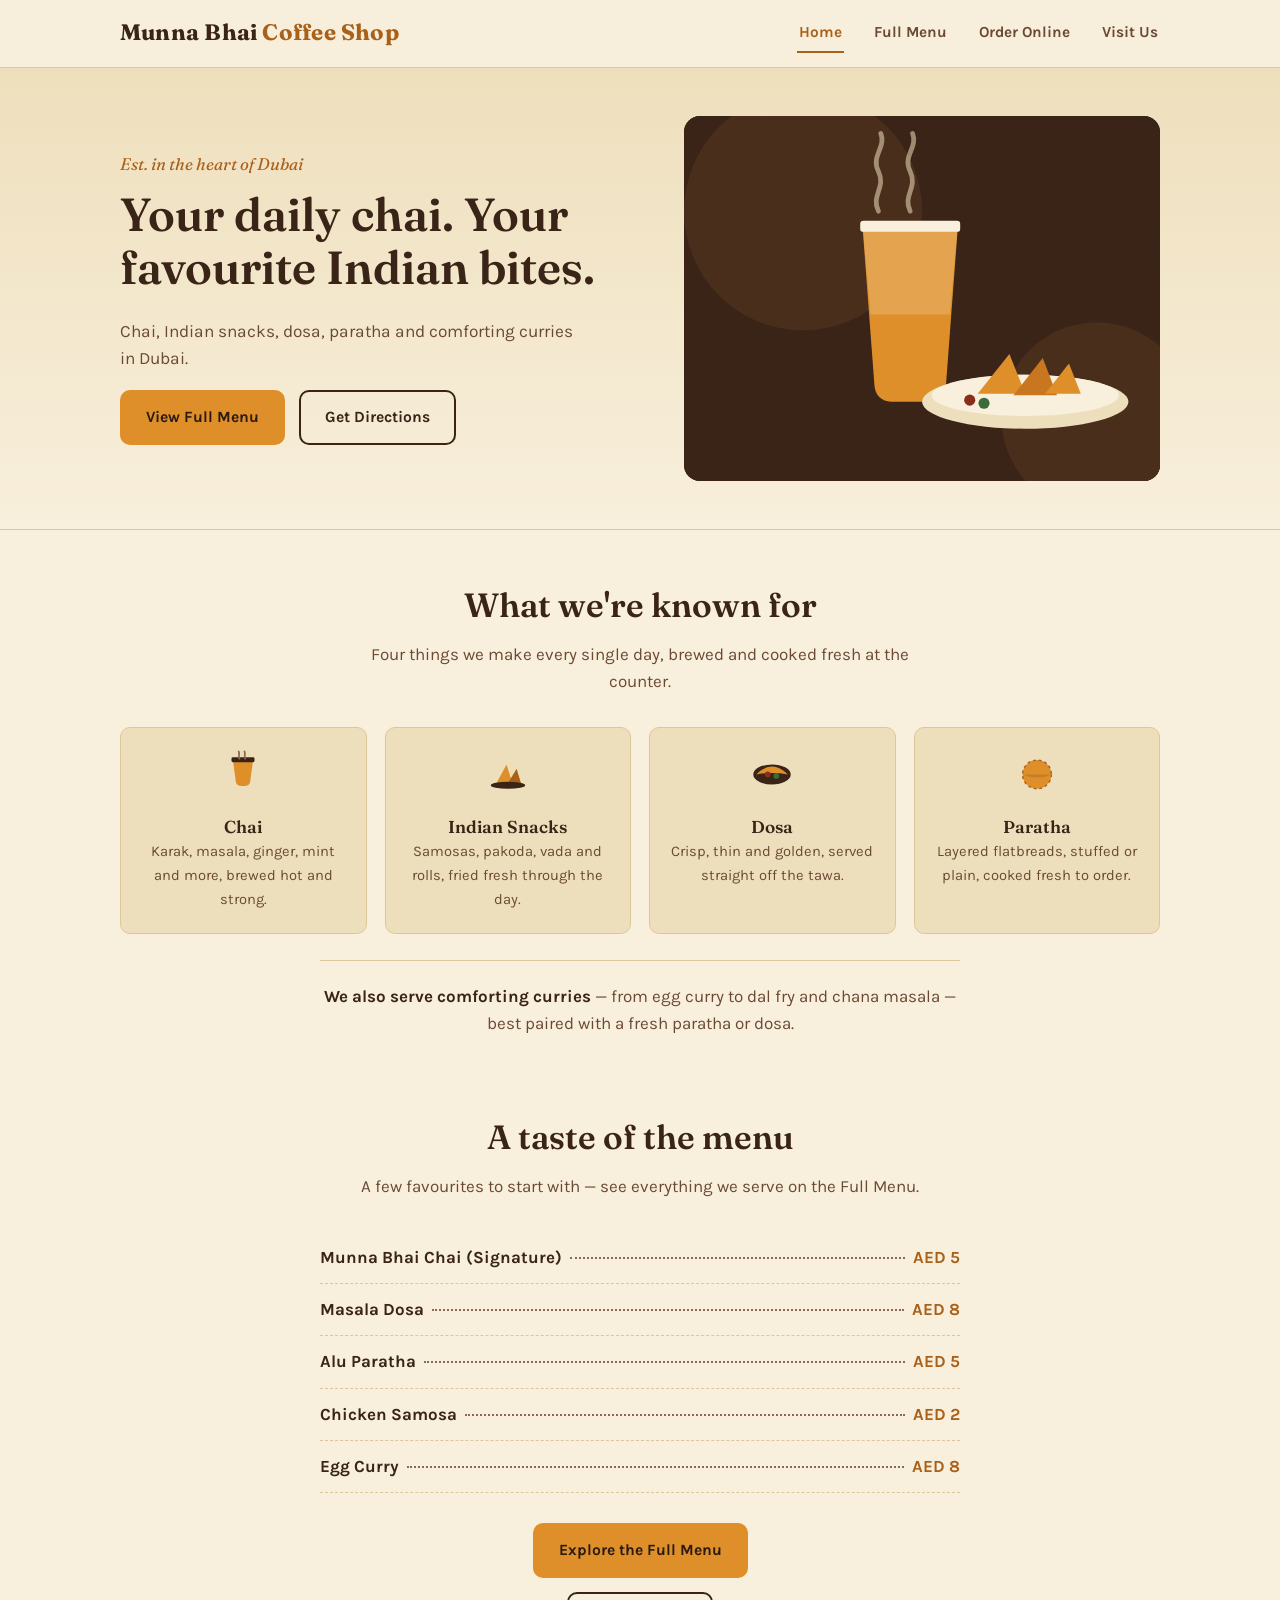
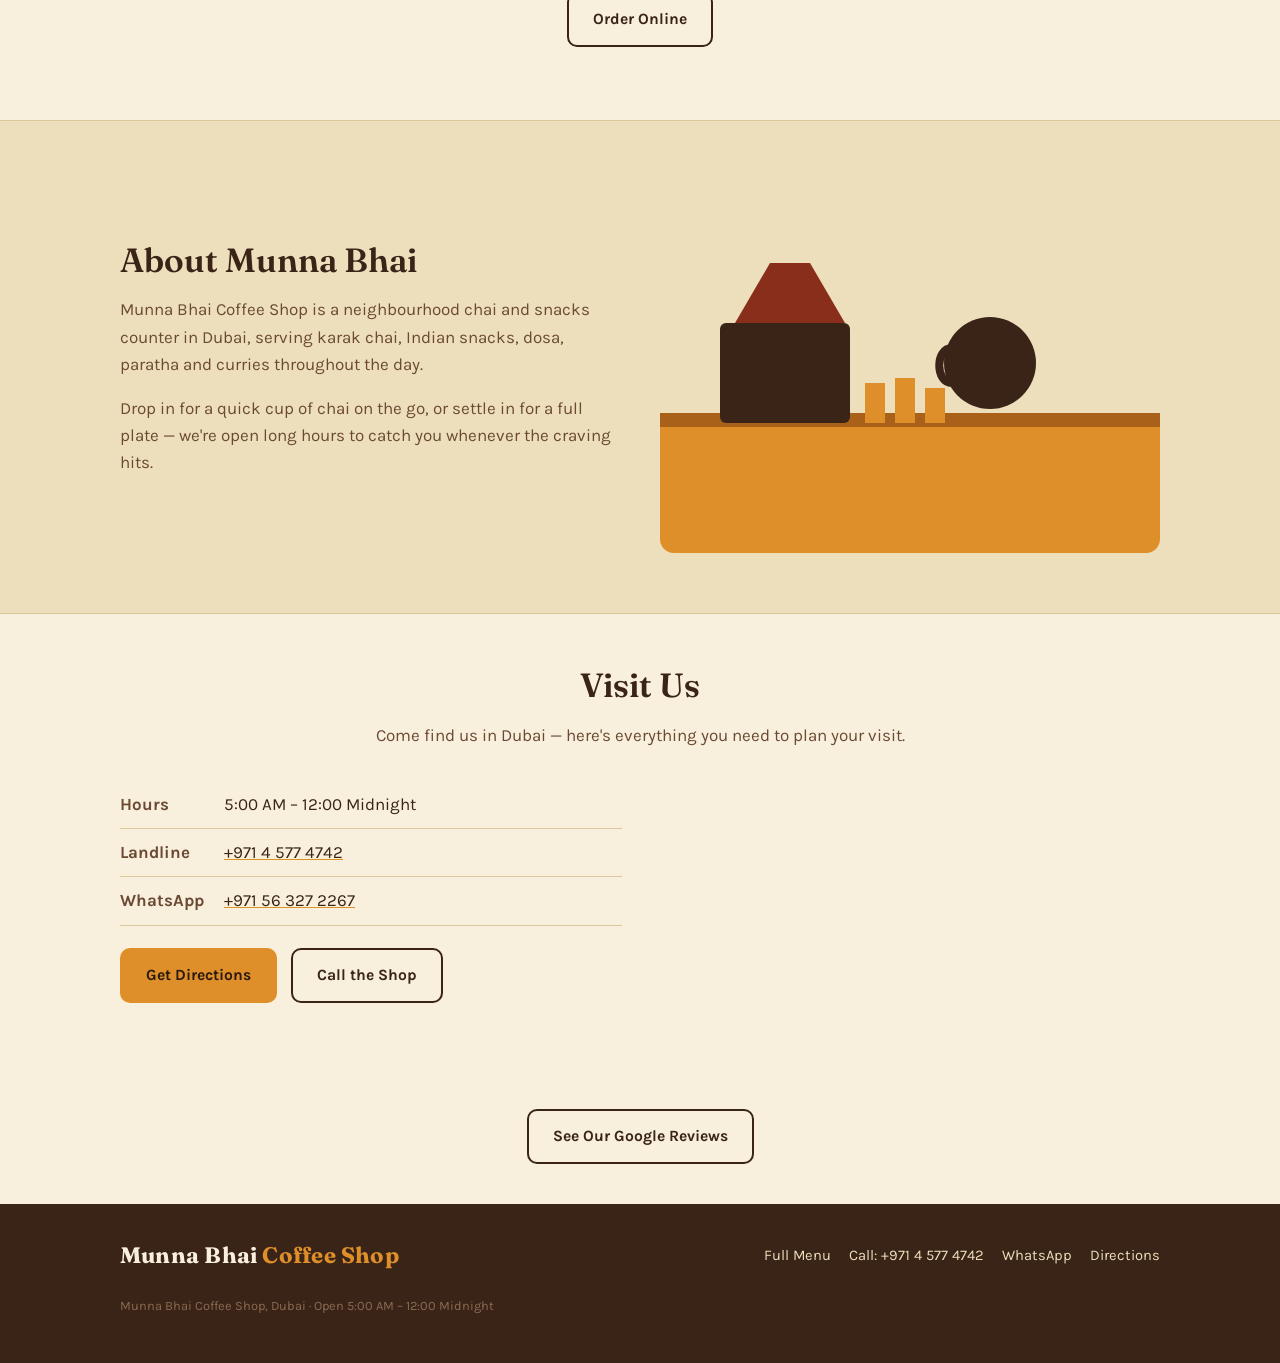
<file: index.html>
<!doctype html>
<html lang="en">
<head>
<meta charset="utf-8">
<meta name="viewport" content="width=device-width, initial-scale=1">
<title>Munna Bhai Coffee Shop — Chai, Snacks, Dosa & Paratha in Dubai</title>
<meta name="description" content="Munna Bhai Coffee Shop in Dubai: karak chai, Indian snacks, dosa, paratha and comforting curries. View our full menu and get directions.">
<link rel="preconnect" href="https://fonts.googleapis.com">
<link rel="preconnect" href="https://fonts.gstatic.com" crossorigin>
<link href="https://fonts.googleapis.com/css2?family=Fraunces:ital,wght@0,600;0,700;1,500&family=Karla:wght@400;500;700&display=swap" rel="stylesheet">
<link rel="stylesheet" href="styles.css">
</head>
<body>

<header class="site-header">
  <div class="container">
    <a href="index.html" class="wordmark">Munna Bhai <span>Coffee Shop</span></a>
    <button class="nav-toggle" aria-label="Open menu" aria-expanded="false" id="navToggle"><span></span></button>
    <nav class="main-nav" id="mainNav">
      <a href="index.html" aria-current="page">Home</a>
      <a href="menu.html">Full Menu</a>
      <a href="order.html">Order Online</a>
      <a href="#visit">Visit Us</a>
    </nav>
  </div>
</header>

<!-- ================= HERO ================= -->
<section class="hero">
  <div class="container">
    <div class="hero-copy">
      <span class="eyebrow-tag">Est. in the heart of Dubai</span>
      <h1>Your daily chai. Your favourite Indian bites.</h1>
      <p>Chai, Indian snacks, dosa, paratha and comforting curries in Dubai.</p>
      <div class="btn-row">
        <a href="menu.html" class="btn btn-primary">View Full Menu</a>
        <a href="https://maps.app.goo.gl/atyirb3sPu7G8HY16" class="btn btn-outline" target="_blank" rel="noopener">Get Directions</a>
      </div>
    </div>
    <figure class="hero-art">
      <svg viewBox="0 0 600 460" xmlns="http://www.w3.org/2000/svg" role="img" aria-labelledby="heroTitle">
        <title id="heroTitle">Illustration of a glass of karak chai with steam, beside a plate of samosas</title>
        <rect width="600" height="460" fill="#3A2417"/>
        <circle cx="150" cy="120" r="150" fill="#4A2E1C"/>
        <circle cx="520" cy="380" r="120" fill="#4A2E1C"/>
        <!-- steam -->
        <g stroke="#EEDFBC" stroke-width="6" stroke-linecap="round" fill="none" opacity="0.55">
          <path d="M245 120 C 235 100, 255 90, 245 70 C 235 50, 255 40, 248 22"/>
          <path d="M285 120 C 275 100, 295 90, 285 70 C 275 50, 295 40, 288 22"/>
        </g>
        <!-- chai glass -->
        <path d="M225 140 L 240 340 C 241 352 249 360 261 360 L 309 360 C 321 360 329 352 330 340 L 345 140 Z" fill="#DE8F2A"/>
        <path d="M225 140 L 235 250 L 335 250 L 345 140 Z" fill="#EEDFBC" opacity="0.25"/>
        <rect x="222" y="132" width="126" height="14" rx="4" fill="#F8EFDC"/>
        <!-- samosa plate -->
        <ellipse cx="430" cy="360" rx="130" ry="34" fill="#EEDFBC"/>
        <ellipse cx="430" cy="352" rx="118" ry="26" fill="#F8EFDC"/>
        <path d="M370 350 L 410 300 L 430 350 Z" fill="#DE8F2A"/>
        <path d="M415 352 L 452 305 L 470 352 Z" fill="#C97620"/>
        <path d="M455 350 L 485 312 L 500 350 Z" fill="#DE8F2A"/>
        <circle cx="360" cy="358" r="7" fill="#8A2E1C"/>
        <circle cx="378" cy="362" r="7" fill="#3B6B3A"/>
      </svg>
    </figure>
  </div>
</section>

<!-- ================= SPECIALITIES ================= -->
<section class="specialities">
  <div class="container">
    <div class="section-heading">
      <h2>What we're known for</h2>
      <p>Four things we make every single day, brewed and cooked fresh at the counter.</p>
    </div>
    <div class="spec-grid">
      <div class="spec-card">
        <svg viewBox="0 0 64 64" aria-hidden="true">
          <path d="M18 14 L22 44 C22.5 48 26 50 30 50 L34 50 C38 50 41.5 48 42 44 L46 14 Z" fill="#DE8F2A"/>
          <rect x="16" y="10" width="32" height="7" rx="2" fill="#3A2417"/>
          <path d="M27 12 C25 8 28 6 26 2" stroke="#8A6B52" stroke-width="2.5" fill="none" stroke-linecap="round"/>
          <path d="M35 12 C33 8 36 6 34 2" stroke="#8A6B52" stroke-width="2.5" fill="none" stroke-linecap="round"/>
        </svg>
        <h3>Chai</h3>
        <p>Karak, masala, ginger, mint and more, brewed hot and strong.</p>
      </div>
      <div class="spec-card">
        <svg viewBox="0 0 64 64" aria-hidden="true">
          <path d="M16 46 L30 20 L38 46 Z" fill="#DE8F2A"/>
          <path d="M32 46 L44 26 L50 46 Z" fill="#A9611A"/>
          <ellipse cx="32" cy="49" rx="24" ry="5" fill="#3A2417"/>
        </svg>
        <h3>Indian Snacks</h3>
        <p>Samosas, pakoda, vada and rolls, fried fresh through the day.</p>
      </div>
      <div class="spec-card">
        <svg viewBox="0 0 64 64" aria-hidden="true">
          <ellipse cx="32" cy="34" rx="26" ry="14" fill="#3A2417"/>
          <path d="M10 34 Q32 12 54 34 Q32 30 10 34 Z" fill="#DE8F2A"/>
          <circle cx="26" cy="34" r="4" fill="#8A2E1C"/>
          <circle cx="38" cy="36" r="4" fill="#3B6B3A"/>
        </svg>
        <h3>Dosa</h3>
        <p>Crisp, thin and golden, served straight off the tawa.</p>
      </div>
      <div class="spec-card">
        <svg viewBox="0 0 64 64" aria-hidden="true">
          <circle cx="32" cy="34" r="20" fill="#DE8F2A"/>
          <circle cx="32" cy="34" r="20" fill="none" stroke="#A9611A" stroke-width="2" stroke-dasharray="4 4"/>
          <path d="M14 34 A18 4 0 0 0 50 34" fill="#3A2417" opacity="0.15"/>
        </svg>
        <h3>Paratha</h3>
        <p>Layered flatbreads, stuffed or plain, cooked fresh to order.</p>
      </div>
    </div>
    <p class="curry-note"><strong>We also serve comforting curries</strong> — from egg curry to dal fry and chana masala — best paired with a fresh paratha or dosa.</p>
  </div>
</section>

<!-- ================= MENU PREVIEW ================= -->
<section class="menu-preview">
  <div class="container">
    <div class="section-heading">
      <h2>A taste of the menu</h2>
      <p>A few favourites to start with — see everything we serve on the Full Menu.</p>
    </div>
    <ul class="preview-list">
      <li><span class="item-name">Munna Bhai Chai (Signature)</span><span class="leader"></span><span class="item-price">AED 5</span></li>
      <li><span class="item-name">Masala Dosa</span><span class="leader"></span><span class="item-price">AED 8</span></li>
      <li><span class="item-name">Alu Paratha</span><span class="leader"></span><span class="item-price">AED 5</span></li>
      <li><span class="item-name">Chicken Samosa</span><span class="leader"></span><span class="item-price">AED 2</span></li>
      <li><span class="item-name">Egg Curry</span><span class="leader"></span><span class="item-price">AED 8</span></li>
    </ul>
    <p class="preview-cta">
      <a href="menu.html" class="btn btn-primary">Explore the Full Menu</a><br>
      <a href="order.html" class="btn btn-outline btn-stack">Order Online</a>
    </p>
  </div>
</section>

<!-- ================= ABOUT ================= -->
<section class="about">
  <div class="container">
    <div class="about-copy">
      <h2>About Munna Bhai</h2>
      <p>Munna Bhai Coffee Shop is a neighbourhood chai and snacks counter in Dubai, serving karak chai, Indian snacks, dosa, paratha and curries throughout the day.</p>
      <p>Drop in for a quick cup of chai on the go, or settle in for a full plate — we're open long hours to catch you whenever the craving hits.</p>
    </div>
    <figure class="about-art">
      <svg viewBox="0 0 500 380" xmlns="http://www.w3.org/2000/svg" role="img" aria-labelledby="aboutTitle">
        <title id="aboutTitle">Illustration of a coffee shop counter with chai glasses and a tea kettle</title>
        <rect width="500" height="380" fill="#EEDFBC"/>
        <rect x="0" y="250" width="500" height="130" fill="#DE8F2A"/>
        <rect x="0" y="240" width="500" height="14" fill="#A9611A"/>
        <rect x="60" y="150" width="130" height="100" rx="6" fill="#3A2417"/>
        <path d="M75 150 L110 90 L150 90 L185 150 Z" fill="#8A2E1C"/>
        <circle cx="330" cy="190" r="46" fill="#3A2417"/>
        <rect x="308" y="150" width="44" height="10" rx="4" fill="#3A2417"/>
        <path d="M292 175 C275 175 275 210 292 210" stroke="#3A2417" stroke-width="8" fill="none" stroke-linecap="round"/>
        <rect x="205" y="210" width="20" height="40" fill="#DE8F2A"/>
        <rect x="235" y="205" width="20" height="45" fill="#DE8F2A"/>
        <rect x="265" y="215" width="20" height="35" fill="#DE8F2A"/>
      </svg>
    </figure>
  </div>
</section>

<!-- ================= VISIT US ================= -->
<section class="visit" id="visit">
  <div class="container">
    <div class="section-heading">
      <h2>Visit Us</h2>
      <p>Come find us in Dubai — here's everything you need to plan your visit.</p>
    </div>
    <div class="visit-grid">
      <div>
        <ul class="detail-list">
          <li><span class="label">Hours</span><span>5:00 AM – 12:00 Midnight</span></li>
          <li><span class="label">Landline</span><a href="tel:+97145774742">+971 4 577 4742</a></li>
          <li><span class="label">WhatsApp</span><a href="https://wa.me/971563272267" target="_blank" rel="noopener">+971 56 327 2267</a></li>
        </ul>
        <div class="btn-row">
          <a href="https://maps.app.goo.gl/atyirb3sPu7G8HY16" class="btn btn-primary" target="_blank" rel="noopener">Get Directions</a>
          <a href="tel:+97145774742" class="btn btn-outline">Call the Shop</a>
        </div>
      </div>
      <div class="visit-map-embed">
        <iframe
          src="https://www.google.com/maps/embed?pb=!1m18!1m12!1m3!1d3608.9420637819603!2d55.27419187560898!3d25.238876277684092!2m3!1f0!2f0!3f0!3m2!1i1024!2i768!4f13.1!3m3!1m2!1s0x3e5f43042b98b7bd%3A0x267f3fb9a686a078!2sMunna%20Bhai%20Coffee%20Shop!5e0!3m2!1sen!2sae!4v1789036453759!5m2!1sen!2sae"
          width="100%" height="100%" style="border:0;" allowfullscreen="" loading="lazy"
          referrerpolicy="strict-origin-when-cross-origin"
          title="Munna Bhai Coffee Shop location on Google Maps"></iframe>
      </div>
    </div>

    <p class="visit-map-cta">
      <a href="https://www.google.com/maps?cid=2774005962078855288" class="btn btn-outline" target="_blank" rel="noopener">See Our Google Reviews</a>
    </p>
  </div>
</section>

<footer class="site-footer">
  <div class="container">
    <a href="index.html" class="wordmark">Munna Bhai <span>Coffee Shop</span></a>
    <ul class="footer-links">
      <li><a href="menu.html">Full Menu</a></li>
      <li><a href="tel:+97145774742">Call: +971 4 577 4742</a></li>
      <li><a href="https://wa.me/971563272267" target="_blank" rel="noopener">WhatsApp</a></li>
      <li><a href="https://maps.app.goo.gl/atyirb3sPu7G8HY16" target="_blank" rel="noopener">Directions</a></li>
    </ul>
    <p class="footer-note">Munna Bhai Coffee Shop, Dubai · Open 5:00 AM – 12:00 Midnight</p>
  </div>
</footer>

<div class="mobile-bar">
  <a href="tel:+97145774742"><span class="ic">📞</span>Call</a>
  <a href="https://maps.app.goo.gl/atyirb3sPu7G8HY16" target="_blank" rel="noopener"><span class="ic">📍</span>Directions</a>
</div>

<script src="script.js"></script>
</body>
</html>
</file>
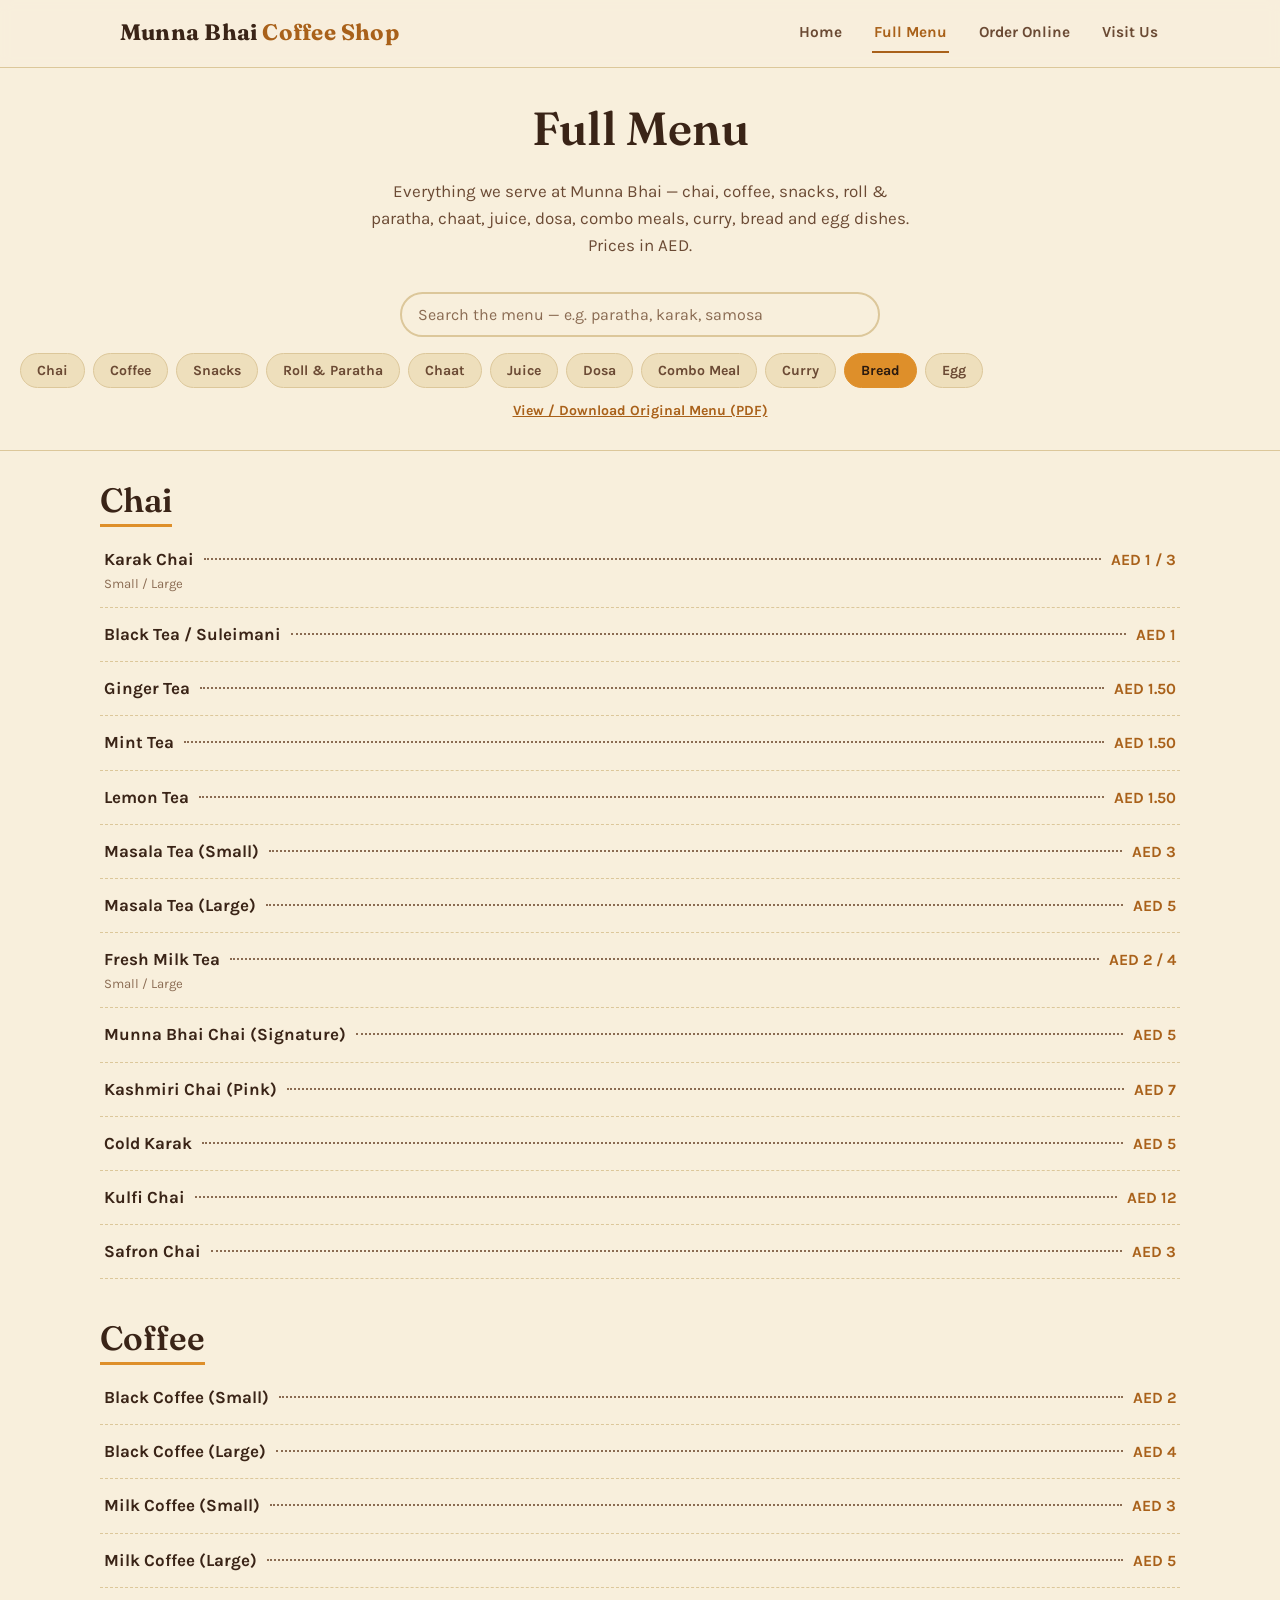
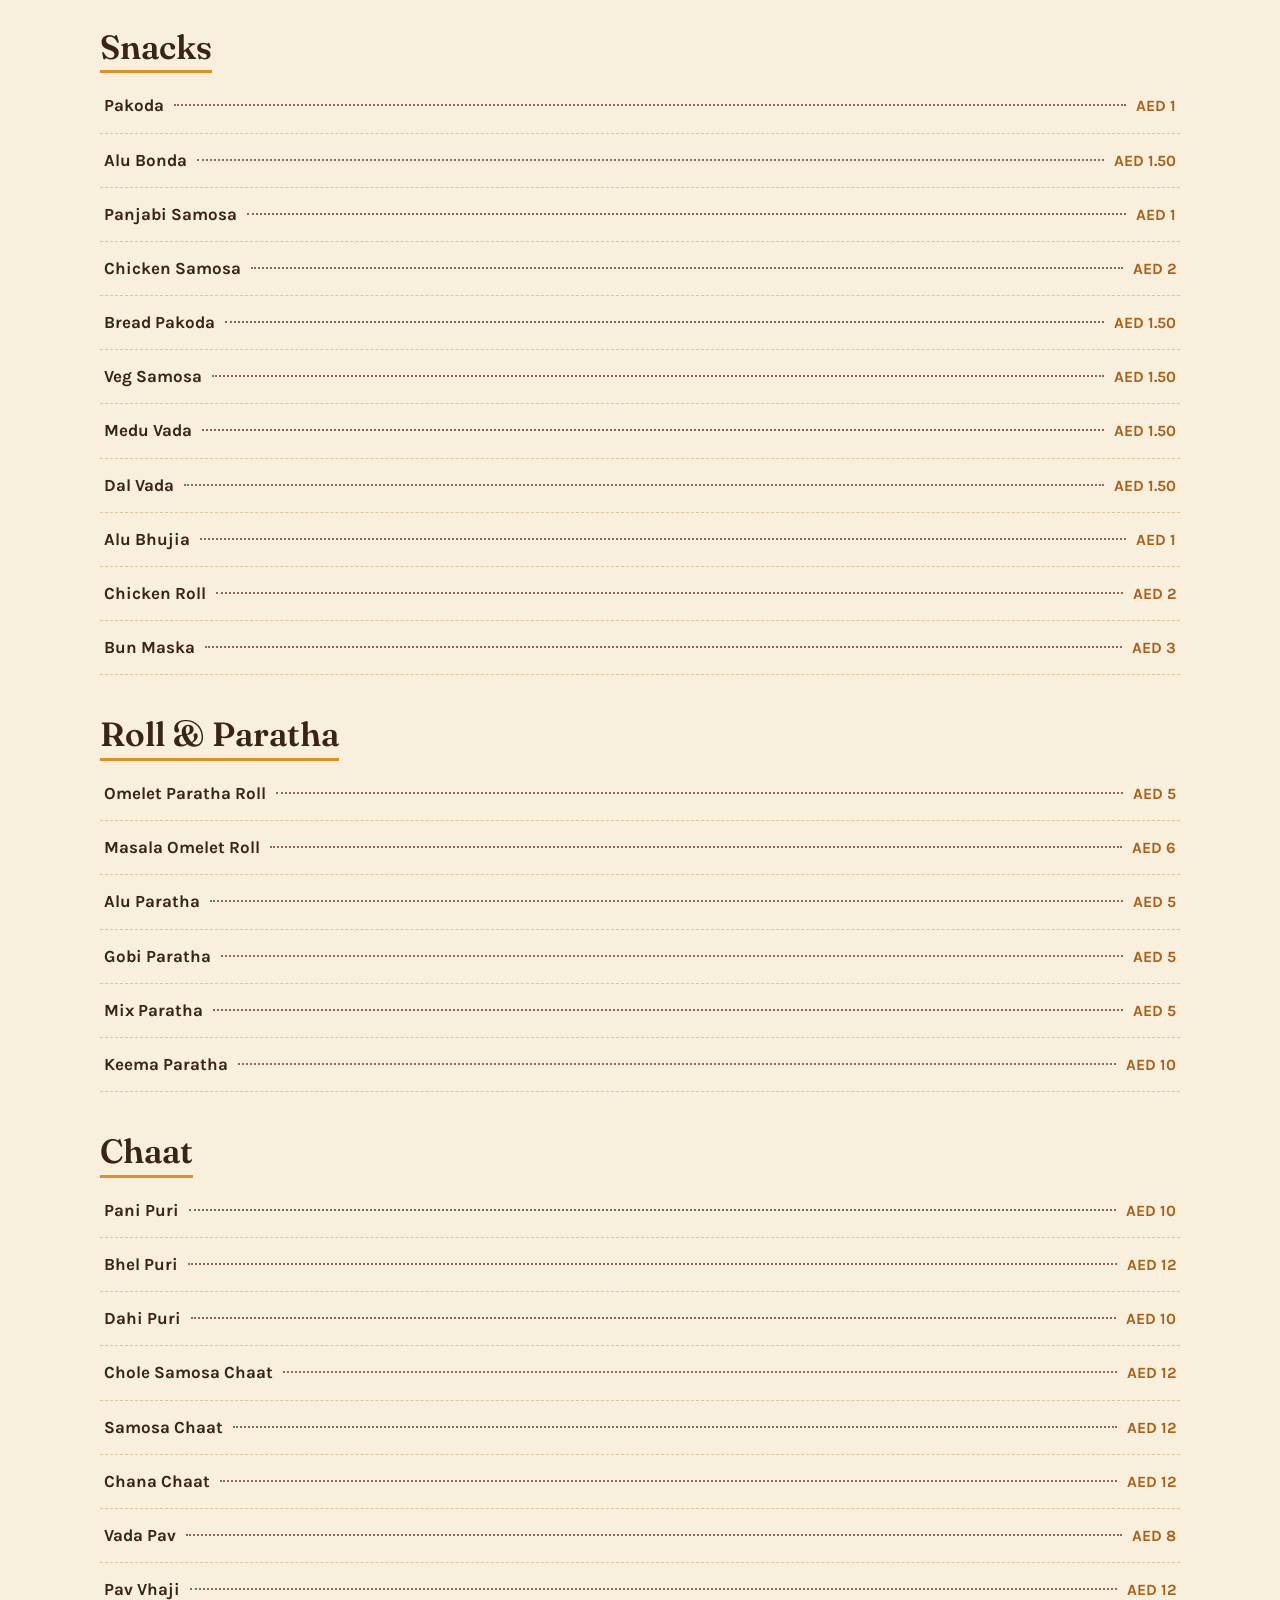
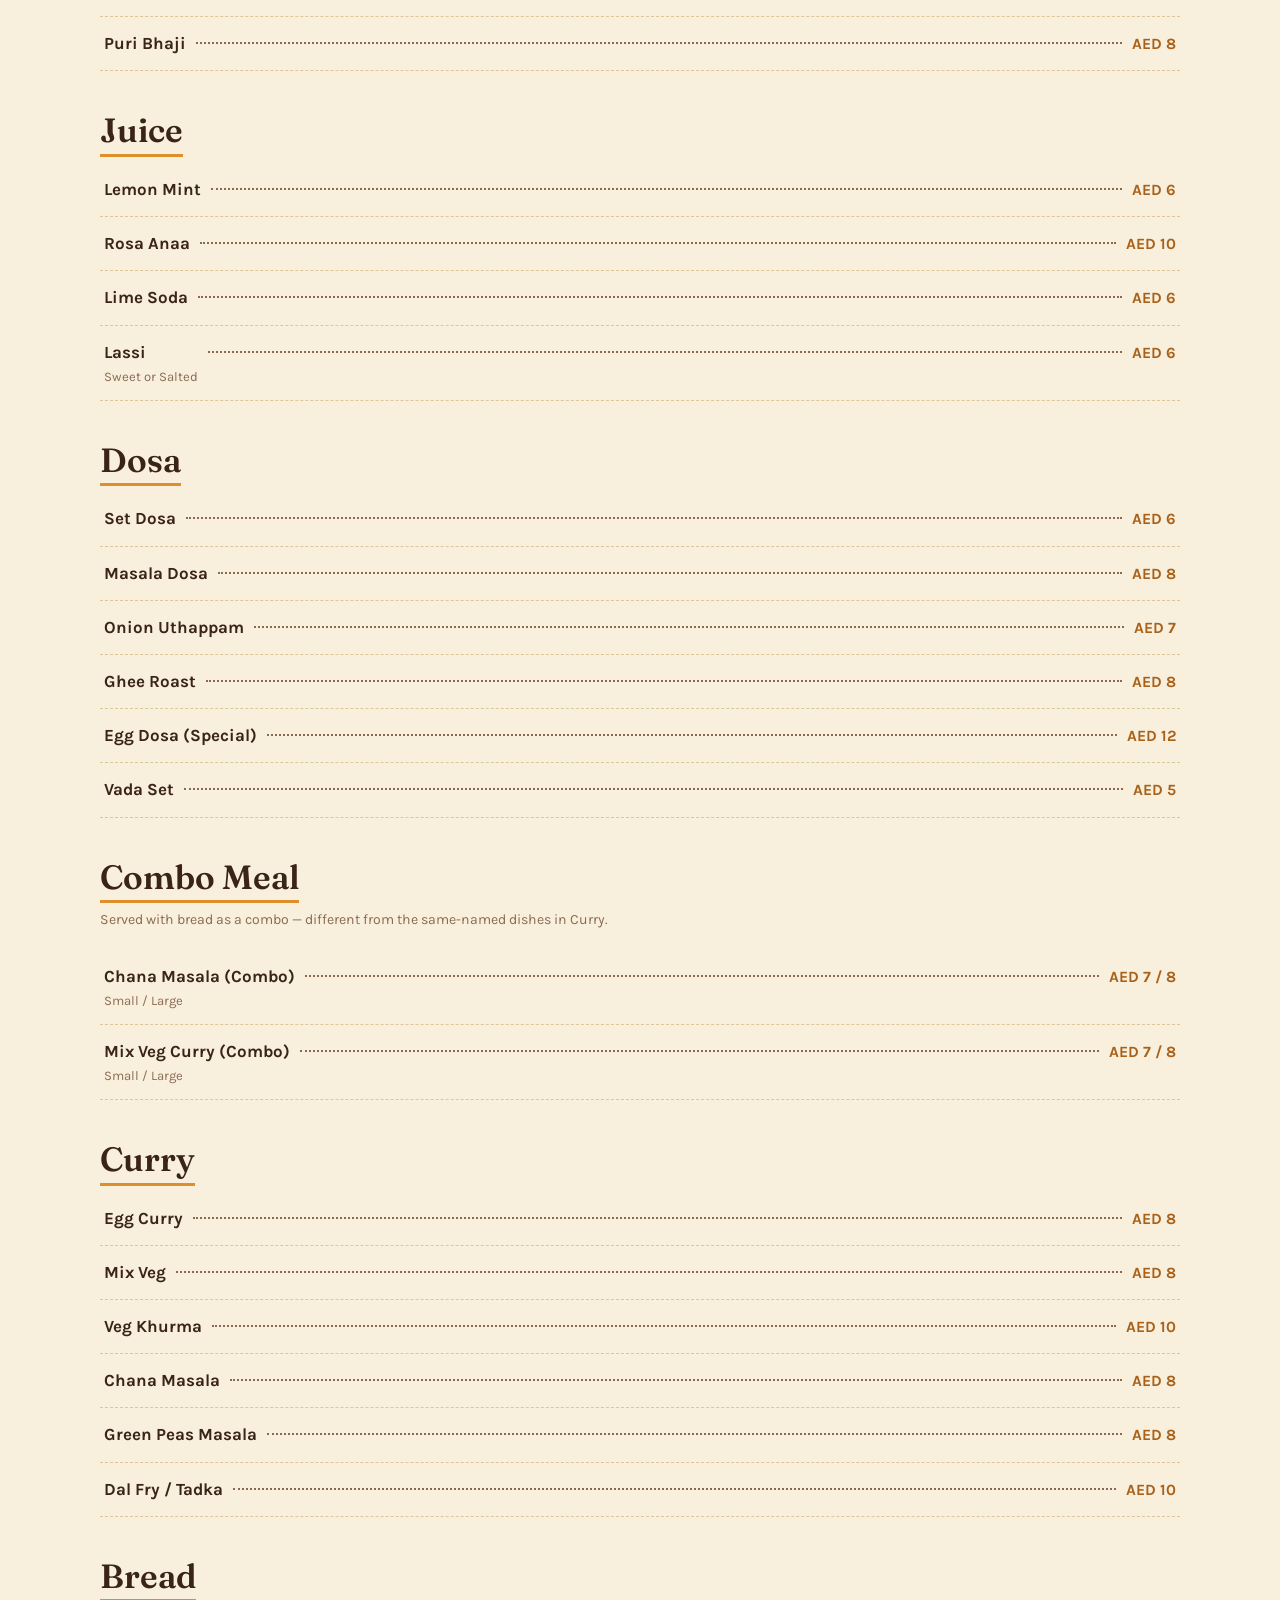
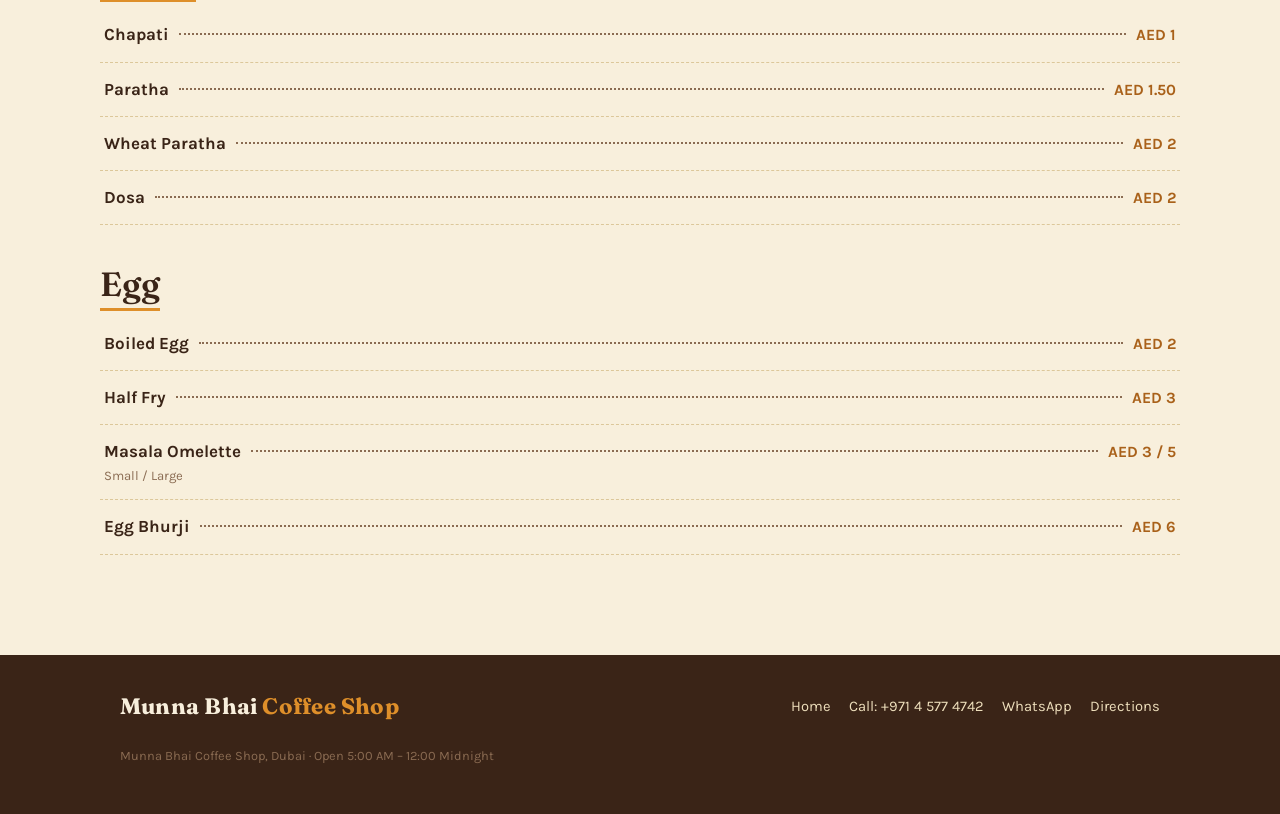
<file: menu.html>
<!doctype html>
<html lang="en">
<head>
<meta charset="utf-8">
<meta name="viewport" content="width=device-width, initial-scale=1">
<title>Full Menu — Munna Bhai Coffee Shop</title>
<meta name="description" content="The full menu at Munna Bhai Coffee Shop, Dubai — chai, coffee, snacks, roll & paratha, chaat, juice, dosa, combo meals, curry, bread and egg dishes.">
<link rel="preconnect" href="https://fonts.googleapis.com">
<link rel="preconnect" href="https://fonts.gstatic.com" crossorigin>
<link href="https://fonts.googleapis.com/css2?family=Fraunces:ital,wght@0,600;0,700;1,500&family=Karla:wght@400;500;700&display=swap" rel="stylesheet">
<link rel="stylesheet" href="styles.css">
</head>
<body>

<header class="site-header">
  <div class="container">
    <a href="index.html" class="wordmark">Munna Bhai <span>Coffee Shop</span></a>
    <button class="nav-toggle" aria-label="Open menu" aria-expanded="false" id="navToggle"><span></span></button>
    <nav class="main-nav" id="mainNav">
      <a href="index.html">Home</a>
      <a href="menu.html" aria-current="page">Full Menu</a>
      <a href="order.html">Order Online</a>
      <a href="index.html#visit">Visit Us</a>
    </nav>
  </div>
</header>

<div class="menu-page-header container">
  <h1>Full Menu</h1>
  <p>Everything we serve at Munna Bhai — chai, coffee, snacks, roll &amp; paratha, chaat, juice, dosa, combo meals, curry, bread and egg dishes. Prices in AED.</p>
</div>

<div class="menu-tools">
  <div class="search-wrap">
    <input type="search" id="menuSearch" placeholder="Search the menu — e.g. paratha, karak, samosa" aria-label="Search the menu">
  </div>
  <nav class="category-nav" id="categoryNav" aria-label="Menu categories">
    <button data-target="chai" class="active">Chai</button>
    <button data-target="coffee">Coffee</button>
    <button data-target="snacks">Snacks</button>
    <button data-target="roll-paratha">Roll &amp; Paratha</button>
    <button data-target="chaat">Chaat</button>
    <button data-target="juice">Juice</button>
    <button data-target="dosa">Dosa</button>
    <button data-target="combo">Combo Meal</button>
    <button data-target="curry">Curry</button>
    <button data-target="bread">Bread</button>
    <button data-target="egg">Egg</button>
  </nav>
  <p class="original-menu-link"><a href="munna-bhai-menu-original.pdf" target="_blank" rel="noopener">View / Download Original Menu (PDF)</a></p>
</div>

<main class="menu-sections container">

  <section class="menu-category" id="chai">
    <h2>Chai</h2>
    <ul class="menu-items">
      <li class="menu-item"><span class="item-name">Karak Chai<span class="item-note">Small / Large</span></span><span class="leader"></span><span class="item-price">AED 1 / 3</span></li>
      <li class="menu-item"><span class="item-name">Black Tea / Suleimani</span><span class="leader"></span><span class="item-price">AED 1</span></li>
      <li class="menu-item"><span class="item-name">Ginger Tea</span><span class="leader"></span><span class="item-price">AED 1.50</span></li>
      <li class="menu-item"><span class="item-name">Mint Tea</span><span class="leader"></span><span class="item-price">AED 1.50</span></li>
      <li class="menu-item"><span class="item-name">Lemon Tea</span><span class="leader"></span><span class="item-price">AED 1.50</span></li>
      <li class="menu-item"><span class="item-name">Masala Tea (Small)</span><span class="leader"></span><span class="item-price">AED 3</span></li>
      <li class="menu-item"><span class="item-name">Masala Tea (Large)</span><span class="leader"></span><span class="item-price">AED 5</span></li>
      <li class="menu-item"><span class="item-name">Fresh Milk Tea<span class="item-note">Small / Large</span></span><span class="leader"></span><span class="item-price">AED 2 / 4</span></li>
      <li class="menu-item"><span class="item-name">Munna Bhai Chai (Signature)</span><span class="leader"></span><span class="item-price">AED 5</span></li>
      <li class="menu-item"><span class="item-name">Kashmiri Chai (Pink)</span><span class="leader"></span><span class="item-price">AED 7</span></li>
      <li class="menu-item"><span class="item-name">Cold Karak</span><span class="leader"></span><span class="item-price">AED 5</span></li>
      <li class="menu-item"><span class="item-name">Kulfi Chai</span><span class="leader"></span><span class="item-price">AED 12</span></li>
      <li class="menu-item"><span class="item-name">Safron Chai</span><span class="leader"></span><span class="item-price">AED 3</span></li>
    </ul>
  </section>

  <section class="menu-category" id="coffee">
    <h2>Coffee</h2>
    <ul class="menu-items">
      <li class="menu-item"><span class="item-name">Black Coffee (Small)</span><span class="leader"></span><span class="item-price">AED 2</span></li>
      <li class="menu-item"><span class="item-name">Black Coffee (Large)</span><span class="leader"></span><span class="item-price">AED 4</span></li>
      <li class="menu-item"><span class="item-name">Milk Coffee (Small)</span><span class="leader"></span><span class="item-price">AED 3</span></li>
      <li class="menu-item"><span class="item-name">Milk Coffee (Large)</span><span class="leader"></span><span class="item-price">AED 5</span></li>
    </ul>
  </section>

  <section class="menu-category" id="snacks">
    <h2>Snacks</h2>
    <ul class="menu-items">
      <li class="menu-item"><span class="item-name">Pakoda</span><span class="leader"></span><span class="item-price">AED 1</span></li>
      <li class="menu-item"><span class="item-name">Alu Bonda</span><span class="leader"></span><span class="item-price">AED 1.50</span></li>
      <li class="menu-item"><span class="item-name">Panjabi Samosa</span><span class="leader"></span><span class="item-price">AED 1</span></li>
      <li class="menu-item"><span class="item-name">Chicken Samosa</span><span class="leader"></span><span class="item-price">AED 2</span></li>
      <li class="menu-item"><span class="item-name">Bread Pakoda</span><span class="leader"></span><span class="item-price">AED 1.50</span></li>
      <li class="menu-item"><span class="item-name">Veg Samosa</span><span class="leader"></span><span class="item-price">AED 1.50</span></li>
      <li class="menu-item"><span class="item-name">Medu Vada</span><span class="leader"></span><span class="item-price">AED 1.50</span></li>
      <li class="menu-item"><span class="item-name">Dal Vada</span><span class="leader"></span><span class="item-price">AED 1.50</span></li>
      <li class="menu-item"><span class="item-name">Alu Bhujia</span><span class="leader"></span><span class="item-price">AED 1</span></li>
      <li class="menu-item"><span class="item-name">Chicken Roll</span><span class="leader"></span><span class="item-price">AED 2</span></li>
      <li class="menu-item"><span class="item-name">Bun Maska</span><span class="leader"></span><span class="item-price">AED 3</span></li>
    </ul>
  </section>

  <section class="menu-category" id="roll-paratha">
    <h2>Roll &amp; Paratha</h2>
    <ul class="menu-items">
      <li class="menu-item"><span class="item-name">Omelet Paratha Roll</span><span class="leader"></span><span class="item-price">AED 5</span></li>
      <li class="menu-item"><span class="item-name">Masala Omelet Roll</span><span class="leader"></span><span class="item-price">AED 6</span></li>
      <li class="menu-item"><span class="item-name">Alu Paratha</span><span class="leader"></span><span class="item-price">AED 5</span></li>
      <li class="menu-item"><span class="item-name">Gobi Paratha</span><span class="leader"></span><span class="item-price">AED 5</span></li>
      <li class="menu-item"><span class="item-name">Mix Paratha</span><span class="leader"></span><span class="item-price">AED 5</span></li>
      <li class="menu-item"><span class="item-name">Keema Paratha</span><span class="leader"></span><span class="item-price">AED 10</span></li>
    </ul>
  </section>

  <section class="menu-category" id="chaat">
    <h2>Chaat</h2>
    <ul class="menu-items">
      <li class="menu-item"><span class="item-name">Pani Puri</span><span class="leader"></span><span class="item-price">AED 10</span></li>
      <li class="menu-item"><span class="item-name">Bhel Puri</span><span class="leader"></span><span class="item-price">AED 12</span></li>
      <li class="menu-item"><span class="item-name">Dahi Puri</span><span class="leader"></span><span class="item-price">AED 10</span></li>
      <li class="menu-item"><span class="item-name">Chole Samosa Chaat</span><span class="leader"></span><span class="item-price">AED 12</span></li>
      <li class="menu-item"><span class="item-name">Samosa Chaat</span><span class="leader"></span><span class="item-price">AED 12</span></li>
      <li class="menu-item"><span class="item-name">Chana Chaat</span><span class="leader"></span><span class="item-price">AED 12</span></li>
      <li class="menu-item"><span class="item-name">Vada Pav</span><span class="leader"></span><span class="item-price">AED 8</span></li>
      <li class="menu-item"><span class="item-name">Pav Vhaji</span><span class="leader"></span><span class="item-price">AED 12</span></li>
      <li class="menu-item"><span class="item-name">Puri Bhaji</span><span class="leader"></span><span class="item-price">AED 8</span></li>
    </ul>
  </section>

  <section class="menu-category" id="juice">
    <h2>Juice</h2>
    <ul class="menu-items">
      <li class="menu-item"><span class="item-name">Lemon Mint</span><span class="leader"></span><span class="item-price">AED 6</span></li>
      <li class="menu-item"><span class="item-name">Rosa Anaa</span><span class="leader"></span><span class="item-price">AED 10</span></li>
      <li class="menu-item"><span class="item-name">Lime Soda</span><span class="leader"></span><span class="item-price">AED 6</span></li>
      <li class="menu-item"><span class="item-name">Lassi<span class="item-note">Sweet or Salted</span></span><span class="leader"></span><span class="item-price">AED 6</span></li>
    </ul>
  </section>

  <section class="menu-category" id="dosa">
    <h2>Dosa</h2>
    <ul class="menu-items">
      <li class="menu-item"><span class="item-name">Set Dosa</span><span class="leader"></span><span class="item-price">AED 6</span></li>
      <li class="menu-item"><span class="item-name">Masala Dosa</span><span class="leader"></span><span class="item-price">AED 8</span></li>
      <li class="menu-item"><span class="item-name">Onion Uthappam</span><span class="leader"></span><span class="item-price">AED 7</span></li>
      <li class="menu-item"><span class="item-name">Ghee Roast</span><span class="leader"></span><span class="item-price">AED 8</span></li>
      <li class="menu-item"><span class="item-name">Egg Dosa (Special)</span><span class="leader"></span><span class="item-price">AED 12</span></li>
      <li class="menu-item"><span class="item-name">Vada Set</span><span class="leader"></span><span class="item-price">AED 5</span></li>
    </ul>
  </section>

  <section class="menu-category" id="combo">
    <h2>Combo Meal</h2>
    <p class="category-sub">Served with bread as a combo — different from the same-named dishes in Curry.</p>
    <ul class="menu-items">
      <li class="menu-item"><span class="item-name">Chana Masala (Combo)<span class="item-note">Small / Large</span></span><span class="leader"></span><span class="item-price">AED 7 / 8</span></li>
      <li class="menu-item"><span class="item-name">Mix Veg Curry (Combo)<span class="item-note">Small / Large</span></span><span class="leader"></span><span class="item-price">AED 7 / 8</span></li>
    </ul>
  </section>

  <section class="menu-category" id="curry">
    <h2>Curry</h2>
    <ul class="menu-items">
      <li class="menu-item"><span class="item-name">Egg Curry</span><span class="leader"></span><span class="item-price">AED 8</span></li>
      <li class="menu-item"><span class="item-name">Mix Veg</span><span class="leader"></span><span class="item-price">AED 8</span></li>
      <li class="menu-item"><span class="item-name">Veg Khurma</span><span class="leader"></span><span class="item-price">AED 10</span></li>
      <li class="menu-item"><span class="item-name">Chana Masala</span><span class="leader"></span><span class="item-price">AED 8</span></li>
      <li class="menu-item"><span class="item-name">Green Peas Masala</span><span class="leader"></span><span class="item-price">AED 8</span></li>
      <li class="menu-item"><span class="item-name">Dal Fry / Tadka</span><span class="leader"></span><span class="item-price">AED 10</span></li>
    </ul>
  </section>

  <section class="menu-category" id="bread">
    <h2>Bread</h2>
    <ul class="menu-items">
      <li class="menu-item"><span class="item-name">Chapati</span><span class="leader"></span><span class="item-price">AED 1</span></li>
      <li class="menu-item"><span class="item-name">Paratha</span><span class="leader"></span><span class="item-price">AED 1.50</span></li>
      <li class="menu-item"><span class="item-name">Wheat Paratha</span><span class="leader"></span><span class="item-price">AED 2</span></li>
      <li class="menu-item"><span class="item-name">Dosa</span><span class="leader"></span><span class="item-price">AED 2</span></li>
    </ul>
  </section>

  <section class="menu-category" id="egg">
    <h2>Egg</h2>
    <ul class="menu-items">
      <li class="menu-item"><span class="item-name">Boiled Egg</span><span class="leader"></span><span class="item-price">AED 2</span></li>
      <li class="menu-item"><span class="item-name">Half Fry</span><span class="leader"></span><span class="item-price">AED 3</span></li>
      <li class="menu-item"><span class="item-name">Masala Omelette<span class="item-note">Small / Large</span></span><span class="leader"></span><span class="item-price">AED 3 / 5</span></li>
      <li class="menu-item"><span class="item-name">Egg Bhurji</span><span class="leader"></span><span class="item-price">AED 6</span></li>
    </ul>
  </section>

  <p class="no-results" id="noResults">No dishes match your search. Try a different word.</p>

</main>

<footer class="site-footer">
  <div class="container">
    <a href="index.html" class="wordmark">Munna Bhai <span>Coffee Shop</span></a>
    <ul class="footer-links">
      <li><a href="index.html">Home</a></li>
      <li><a href="tel:+97145774742">Call: +971 4 577 4742</a></li>
      <li><a href="https://wa.me/971563272267" target="_blank" rel="noopener">WhatsApp</a></li>
      <li><a href="https://maps.app.goo.gl/atyirb3sPu7G8HY16" target="_blank" rel="noopener">Directions</a></li>
    </ul>
    <p class="footer-note">Munna Bhai Coffee Shop, Dubai · Open 5:00 AM – 12:00 Midnight</p>
  </div>
</footer>

<div class="mobile-bar">
  <a href="tel:+97145774742"><span class="ic">📞</span>Call</a>
  <a href="https://maps.app.goo.gl/atyirb3sPu7G8HY16" target="_blank" rel="noopener"><span class="ic">📍</span>Directions</a>
</div>

<script src="script.js"></script>
</body>
</html>
</file>
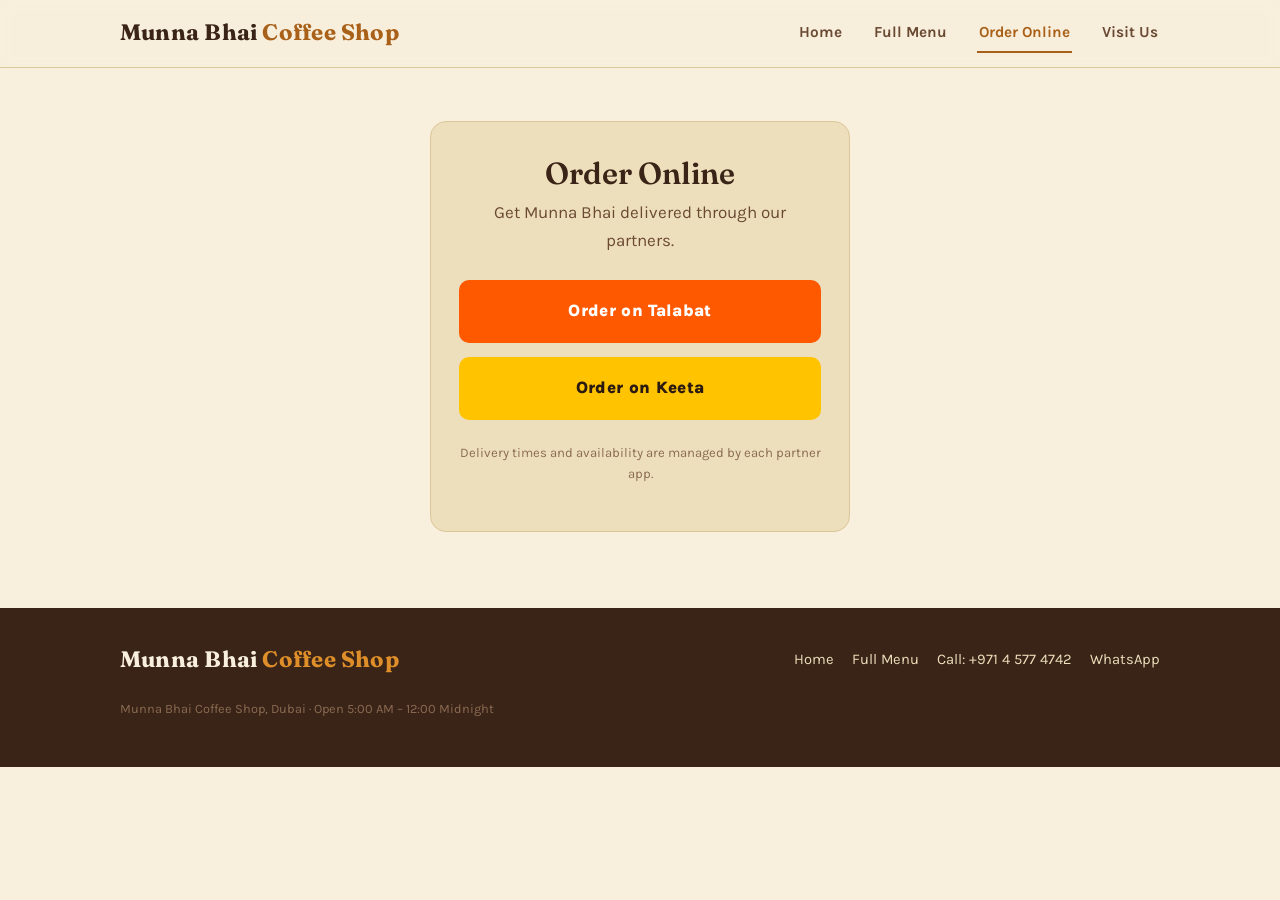
<file: order.html>
<!doctype html>
<html lang="en">
<head>
<meta charset="utf-8">
<meta name="viewport" content="width=device-width, initial-scale=1">
<title>Order Online — Munna Bhai Coffee Shop</title>
<meta name="description" content="Order Munna Bhai Coffee Shop for delivery in Dubai via Talabat or Keeta.">
<link rel="preconnect" href="https://fonts.googleapis.com">
<link rel="preconnect" href="https://fonts.gstatic.com" crossorigin>
<link href="https://fonts.googleapis.com/css2?family=Fraunces:ital,wght@0,600;0,700;1,500&family=Karla:wght@400;500;700&display=swap" rel="stylesheet">
<link rel="stylesheet" href="styles.css">
</head>
<body>

<header class="site-header">
  <div class="container">
    <a href="index.html" class="wordmark">Munna Bhai <span>Coffee Shop</span></a>
    <button class="nav-toggle" aria-label="Open menu" aria-expanded="false" id="navToggle"><span></span></button>
    <nav class="main-nav" id="mainNav">
      <a href="index.html">Home</a>
      <a href="menu.html">Full Menu</a>
      <a href="order.html" aria-current="page">Order Online</a>
      <a href="index.html#visit">Visit Us</a>
    </nav>
  </div>
</header>

<main class="order-page-main">
  <div class="order-holder">
    <h1>Order Online</h1>
    <p class="order-sub">Get Munna Bhai delivered through our partners.</p>
    <div class="order-partners">
      <a href="https://www.talabat.com/uae/munna-bhai-coffee-shop" class="order-partner-btn talabat" target="_blank" rel="noopener">Order on Talabat</a>
      <a href="https://url-eu.mykeeta.com/BGcsukGz" class="order-partner-btn keeta" target="_blank" rel="noopener">Order on Keeta</a>
    </div>
    <p class="order-note">Delivery times and availability are managed by each partner app.</p>
  </div>
</main>

<footer class="site-footer">
  <div class="container">
    <a href="index.html" class="wordmark">Munna Bhai <span>Coffee Shop</span></a>
    <ul class="footer-links">
      <li><a href="index.html">Home</a></li>
      <li><a href="menu.html">Full Menu</a></li>
      <li><a href="tel:+97145774742">Call: +971 4 577 4742</a></li>
      <li><a href="https://wa.me/971563272267" target="_blank" rel="noopener">WhatsApp</a></li>
    </ul>
    <p class="footer-note">Munna Bhai Coffee Shop, Dubai · Open 5:00 AM – 12:00 Midnight</p>
  </div>
</footer>

<div class="mobile-bar">
  <a href="tel:+97145774742"><span class="ic">📞</span>Call</a>
  <a href="https://maps.app.goo.gl/atyirb3sPu7G8HY16" target="_blank" rel="noopener"><span class="ic">📍</span>Directions</a>
</div>

<script src="script.js"></script>
</body>
</html>
</file>
<file: styles.css>
/* ============================================================
   MUNNA BHAI — shared styles
   Warm cream / deep brown / saffron chai-shop palette.
   ============================================================ */

:root {
  --cream:        #F8EFDC;
  --cream-deep:   #EEDFBC;
  --cream-line:   #DCC79A;
  --brown:        #3A2417;
  --brown-soft:   #6B4A34;
  --brown-faint:  #8A6B52;
  --saffron:      #DE8F2A;
  --saffron-deep: #A9611A;
  --maroon:       #8A2E1C;
  --cream-rgb:    248, 239, 220;

  --font-display: "Fraunces", Georgia, serif;
  --font-body:    "Karla", "Segoe UI", sans-serif;

  --max-width: 1080px;
  --radius: 10px;
}

* { box-sizing: border-box; }
figure { margin: 0; }

html {
  scroll-behavior: smooth;
}

@media (prefers-reduced-motion: reduce) {
  html { scroll-behavior: auto; }
  * { animation-duration: 0.01ms !important; transition-duration: 0.01ms !important; }
}

body {
  margin: 0;
  background: var(--cream);
  color: var(--brown);
  font-family: var(--font-body);
  font-size: 17px;
  line-height: 1.6;
  -webkit-font-smoothing: antialiased;
}

img { max-width: 100%; display: block; }

a { color: inherit; }

h1, h2, h3 {
  font-family: var(--font-display);
  color: var(--brown);
  margin: 0 0 0.5em;
  line-height: 1.15;
  font-weight: 600;
}

h1 { font-size: clamp(2rem, 6vw, 2.9rem); }
h2 { font-size: clamp(1.5rem, 4.5vw, 2.1rem); }
h3 { font-size: 1.2rem; }

p { margin: 0 0 1em; }

.container {
  max-width: var(--max-width);
  margin: 0 auto;
  padding: 0 20px;
}

/* Focus visibility */
a:focus-visible,
button:focus-visible,
input:focus-visible {
  outline: 3px solid var(--saffron-deep);
  outline-offset: 2px;
}

/* ---------- Buttons ---------- */
.btn {
  display: inline-flex;
  align-items: center;
  justify-content: center;
  gap: 8px;
  padding: 13px 24px;
  border-radius: var(--radius);
  font-family: var(--font-body);
  font-weight: 700;
  font-size: 0.98rem;
  text-decoration: none;
  border: 2px solid transparent;
  cursor: pointer;
  transition: background-color 0.15s ease, color 0.15s ease, border-color 0.15s ease;
}

.btn-primary {
  background: var(--saffron);
  color: #2B1A0F;
}
.btn-primary:hover { background: var(--saffron-deep); color: #fff; }

.btn-outline {
  background: transparent;
  border-color: var(--brown);
  color: var(--brown);
}
.btn-outline:hover { background: var(--brown); color: var(--cream); }

.btn-row {
  display: flex;
  flex-wrap: wrap;
  gap: 14px;
}

/* ---------- Header ---------- */
.site-header {
  position: sticky;
  top: 0;
  z-index: 40;
  background: rgba(var(--cream-rgb), 0.94);
  backdrop-filter: blur(6px);
  border-bottom: 1px solid var(--cream-line);
}

.site-header .container {
  display: flex;
  align-items: center;
  justify-content: space-between;
  padding-top: 14px;
  padding-bottom: 14px;
}

.wordmark {
  font-family: var(--font-display);
  font-size: 1.4rem;
  font-weight: 700;
  text-decoration: none;
  color: var(--brown);
  letter-spacing: 0.01em;
}
.wordmark span { color: var(--saffron-deep); }

.main-nav {
  display: flex;
  gap: 28px;
}

.main-nav a {
  text-decoration: none;
  font-weight: 700;
  font-size: 0.96rem;
  color: var(--brown-soft);
  padding: 6px 2px;
  border-bottom: 2px solid transparent;
}
.main-nav a:hover,
.main-nav a[aria-current="page"] {
  color: var(--saffron-deep);
  border-bottom-color: var(--saffron-deep);
}

.nav-toggle {
  display: none;
  background: none;
  border: 2px solid var(--brown);
  border-radius: 8px;
  width: 42px;
  height: 38px;
  align-items: center;
  justify-content: center;
  cursor: pointer;
}
.nav-toggle span,
.nav-toggle span::before,
.nav-toggle span::after {
  display: block;
  width: 20px;
  height: 2px;
  background: var(--brown);
  position: relative;
}
.nav-toggle span::before,
.nav-toggle span::after {
  content: "";
  position: absolute;
  left: 0;
}
.nav-toggle span::before { top: -6px; }
.nav-toggle span::after { top: 6px; }

@media (max-width: 680px) {
  .nav-toggle { display: inline-flex; }
  .main-nav {
    position: absolute;
    top: 100%;
    left: 0;
    right: 0;
    background: var(--cream);
    border-bottom: 1px solid var(--cream-line);
    flex-direction: column;
    gap: 0;
    padding: 6px 20px 14px;
    display: none;
  }
  .main-nav.open { display: flex; }
  .main-nav a { padding: 12px 0; border-bottom: 1px solid var(--cream-line); }
}

/* ---------- Hero ---------- */
.hero {
  background: linear-gradient(180deg, var(--cream-deep) 0%, var(--cream) 100%);
  border-bottom: 1px solid var(--cream-line);
}

.hero .container {
  display: grid;
  grid-template-columns: 1.1fr 1fr;
  gap: 40px;
  align-items: center;
  padding-top: 48px;
  padding-bottom: 48px;
}

.hero-copy .eyebrow-tag {
  display: inline-block;
  color: var(--saffron-deep);
  font-family: var(--font-display);
  font-style: italic;
  font-size: 1.05rem;
  margin-bottom: 10px;
}

.hero-copy p {
  color: var(--brown-soft);
  font-size: 1.08rem;
  max-width: 46ch;
}

.hero-art {
  width: 100%;
  max-width: 100%;
  margin: 0 auto;
  border-radius: 16px;
  overflow: hidden;
  background: var(--brown);
}
.hero-art svg { width: 100%; height: auto; display: block; margin: 0 auto; }
.hero-art figcaption {
  font-size: 0.78rem;
  color: var(--brown-faint);
  text-align: center;
  margin-top: 8px;
}

@media (max-width: 800px) {
  .hero .container {
    grid-template-columns: 1fr;
    padding-top: 32px;
  }
  .hero-art { order: -1; }
}

/* ---------- Specialities ---------- */
.specialities { padding: 56px 0 40px; }

.section-heading {
  text-align: center;
  max-width: 60ch;
  margin: 0 auto 32px;
}
.section-heading p { color: var(--brown-soft); }

.spec-grid {
  display: grid;
  grid-template-columns: repeat(4, 1fr);
  gap: 18px;
}

@media (max-width: 760px) {
  .spec-grid { grid-template-columns: repeat(2, 1fr); }
}

.spec-card {
  background: var(--cream-deep);
  border: 1px solid var(--cream-line);
  border-radius: var(--radius);
  padding: 22px 16px;
  text-align: center;
}
.spec-card svg { width: 46px; height: 46px; margin: 0 auto 12px; }
.spec-card h3 { margin-bottom: 4px; font-size: 1.08rem; }
.spec-card p { color: var(--brown-soft); font-size: 0.92rem; margin: 0; }

.curry-note {
  margin: 26px auto 0;
  max-width: 640px;
  text-align: center;
  border-top: 1px solid var(--cream-line);
  padding-top: 22px;
  color: var(--brown-soft);
}
.curry-note strong { color: var(--brown); }

/* ---------- Menu preview ---------- */
.menu-preview { padding: 40px 0 56px; }

.preview-list {
  max-width: 640px;
  margin: 0 auto;
  list-style: none;
  padding: 0;
}
.preview-list li {
  display: flex;
  align-items: baseline;
  gap: 8px;
  padding: 12px 0;
  border-bottom: 1px dashed var(--cream-line);
}
.preview-list .item-name { font-weight: 700; white-space: nowrap; }
.preview-list .leader {
  flex: 1;
  border-bottom: 2px dotted var(--brown-faint);
  height: 0;
  transform: translateY(-4px);
}
.preview-list .item-price {
  font-weight: 700;
  color: var(--saffron-deep);
  white-space: nowrap;
}

.preview-cta { text-align: center; margin-top: 30px; }
.preview-cta .btn-stack { margin-top: 14px; }

/* ---------- About ---------- */
.about {
  background: var(--cream-deep);
  border-top: 1px solid var(--cream-line);
  border-bottom: 1px solid var(--cream-line);
  padding: 52px 0;
}
.about .container {
  display: grid;
  grid-template-columns: 1fr 1fr;
  gap: 40px;
  align-items: center;
}
.about-art svg { width: 100%; height: auto; border-radius: 14px; }
.about-copy p { color: var(--brown-soft); }

@media (max-width: 760px) {
  .about .container { grid-template-columns: 1fr; }
  .about-art { order: -1; max-width: 320px; margin: 0 auto; }
}

/* ---------- Visit us ---------- */
.visit { padding: 52px 0 40px; }

.visit-grid {
  display: grid;
  grid-template-columns: 1fr 1fr;
  gap: 36px;
  align-items: start;
}

@media (max-width: 760px) {
  .visit-grid { grid-template-columns: 1fr; }
}

.visit-map-embed {
  min-height: 300px;
  height: 100%;
  border-radius: 14px;
  overflow: hidden;
}
.visit-map-embed iframe { display: block; min-height: 300px; }

@media (max-width: 760px) {
  .visit-map-embed { min-height: 260px; }
  .visit-map-embed iframe { min-height: 260px; }
}

.detail-list {
  list-style: none;
  padding: 0;
  margin: 0 0 22px;
}
.detail-list li {
  display: flex;
  gap: 12px;
  padding: 10px 0;
  border-bottom: 1px solid var(--cream-line);
}
.detail-list .label {
  font-weight: 700;
  min-width: 92px;
  color: var(--brown-soft);
}
.detail-list a { text-decoration: underline; text-decoration-color: var(--saffron); }

.visit-map-cta {
  text-align: center;
  margin: 28px 0 0;
}

/* ---------- Footer ---------- */
.site-footer {
  background: var(--brown);
  color: var(--cream);
  padding: 34px 0 90px;
}
.site-footer .container {
  display: flex;
  flex-wrap: wrap;
  justify-content: space-between;
  gap: 16px;
  align-items: center;
}
.site-footer .wordmark { color: var(--cream); }
.site-footer .wordmark span { color: var(--saffron); }
.footer-links {
  list-style: none;
  display: flex;
  flex-wrap: wrap;
  gap: 18px;
  padding: 0;
  margin: 0;
  font-size: 0.92rem;
}
.footer-links a { text-decoration: none; color: var(--cream-deep); }
.footer-links a:hover { color: var(--saffron); }
.footer-note {
  width: 100%;
  font-size: 0.8rem;
  color: var(--brown-faint);
  margin-top: 6px;
}

@media (min-width: 681px) {
  .site-footer { padding-bottom: 34px; }
}

/* ---------- Sticky mobile action bar ---------- */
.mobile-bar {
  display: none;
}
@media (max-width: 680px) {
  .mobile-bar {
    display: flex;
    position: fixed;
    left: 0;
    right: 0;
    bottom: 0;
    z-index: 50;
    background: var(--brown);
    border-top: 1px solid var(--saffron-deep);
  }
  .mobile-bar a {
    flex: 1;
    text-align: center;
    padding: 13px 8px;
    text-decoration: none;
    color: var(--cream);
    font-weight: 700;
    font-size: 0.92rem;
  }
  .mobile-bar a:first-child { border-right: 1px solid rgba(var(--cream-rgb), 0.2); }
  .mobile-bar a span.ic { margin-right: 6px; }
}

/* ============================================================
   FULL MENU PAGE
   ============================================================ */

.menu-page-header {
  padding: 34px 0 18px;
  text-align: center;
}
.menu-page-header p { color: var(--brown-soft); max-width: 56ch; margin: 0 auto; }

.menu-tools {
  position: sticky;
  top: 65px;
  z-index: 30;
  background: rgba(var(--cream-rgb), 0.97);
  border-bottom: 1px solid var(--cream-line);
  padding: 14px 0;
}

.search-wrap {
  position: relative;
  max-width: 480px;
  margin: 0 auto 14px;
}
.search-wrap input {
  width: 100%;
  padding: 11px 16px;
  border-radius: 30px;
  border: 2px solid var(--cream-line);
  background: var(--cream);
  color: var(--brown);
  font-family: var(--font-body);
  font-size: 1rem;
}
.search-wrap input::placeholder { color: var(--brown-faint); }
.search-wrap input:focus { border-color: var(--saffron-deep); outline: none; }

.category-nav {
  display: flex;
  gap: 8px;
  overflow-x: auto;
  padding: 2px 20px 6px;
  scrollbar-width: thin;
  -webkit-overflow-scrolling: touch;
}
.category-nav::-webkit-scrollbar { height: 5px; }
.category-nav::-webkit-scrollbar-thumb { background: var(--cream-line); border-radius: 4px; }

.category-nav button {
  flex: none;
  padding: 8px 16px;
  border-radius: 30px;
  border: 1.5px solid var(--cream-line);
  background: var(--cream-deep);
  color: var(--brown-soft);
  font-family: var(--font-body);
  font-weight: 700;
  font-size: 0.88rem;
  cursor: pointer;
  white-space: nowrap;
}
.category-nav button.active,
.category-nav button:hover {
  background: var(--saffron);
  border-color: var(--saffron);
  color: #2B1A0F;
}

.original-menu-link {
  text-align: center;
  font-size: 0.88rem;
  padding-top: 6px;
}
.original-menu-link a { color: var(--saffron-deep); font-weight: 700; text-decoration: underline; }

.menu-sections { padding: 30px 0 60px; }

.menu-category {
  margin-bottom: 40px;
  scroll-margin-top: 150px;
}
.menu-category h2 {
  border-bottom: 3px solid var(--saffron);
  display: inline-block;
  padding-bottom: 4px;
  margin-bottom: 6px;
}
.category-sub {
  color: var(--brown-faint);
  font-size: 0.88rem;
  margin-bottom: 18px;
}

.menu-items { list-style: none; padding: 0; margin: 0; }

.menu-item {
  display: flex;
  align-items: baseline;
  gap: 10px;
  padding: 13px 4px;
  border-bottom: 1px dashed var(--cream-line);
}
.menu-item .item-name {
  font-weight: 700;
  color: var(--brown);
}
.menu-item .item-note {
  display: block;
  font-weight: 400;
  font-size: 0.82rem;
  color: var(--brown-faint);
}
.menu-item .leader {
  flex: 1;
  border-bottom: 2px dotted var(--brown-faint);
  height: 0;
  transform: translateY(-5px);
  min-width: 16px;
}
.menu-item .item-price {
  font-weight: 700;
  color: var(--saffron-deep);
  white-space: nowrap;
  font-size: 0.98rem;
}

.no-results {
  text-align: center;
  color: var(--brown-faint);
  padding: 40px 0;
  display: none;
}
.no-results.visible { display: block; }

.menu-item.hidden { display: none; }
.menu-category.hidden { display: none; }

/* ============================================================
   ORDER ONLINE PAGE — compact centered holder
   ============================================================ */

.order-page-main {
  min-height: 60vh;
  display: flex;
  align-items: center;
  justify-content: center;
  padding: 48px 20px 70px;
}

.order-holder {
  width: 100%;
  max-width: 420px;
  background: var(--cream-deep);
  border: 1px solid var(--cream-line);
  border-radius: 16px;
  padding: 34px 28px;
  text-align: center;
}

.order-holder h1 {
  font-size: clamp(1.5rem, 5vw, 1.9rem);
  margin-bottom: 8px;
}

.order-holder p.order-sub {
  color: var(--brown-soft);
  margin-bottom: 26px;
}

.order-partners {
  display: flex;
  flex-direction: column;
  gap: 14px;
}

.order-partner-btn {
  display: flex;
  align-items: center;
  justify-content: center;
  gap: 10px;
  width: 100%;
  padding: 16px 18px;
  border-radius: 10px;
  text-decoration: none;
  font-family: var(--font-body);
  font-weight: 800;
  font-size: 1.05rem;
  letter-spacing: 0.02em;
  border: 2px solid transparent;
  transition: filter 0.15s ease;
}
.order-partner-btn:hover { filter: brightness(0.95); }

.order-partner-btn.talabat {
  background: #FF5900;
  color: #ffffff;
}

.order-partner-btn.keeta {
  background: #FFC300;
  color: #2B1A0F;
}

.order-holder .order-note {
  margin-top: 22px;
  font-size: 0.82rem;
  color: var(--brown-faint);
}
</file>
